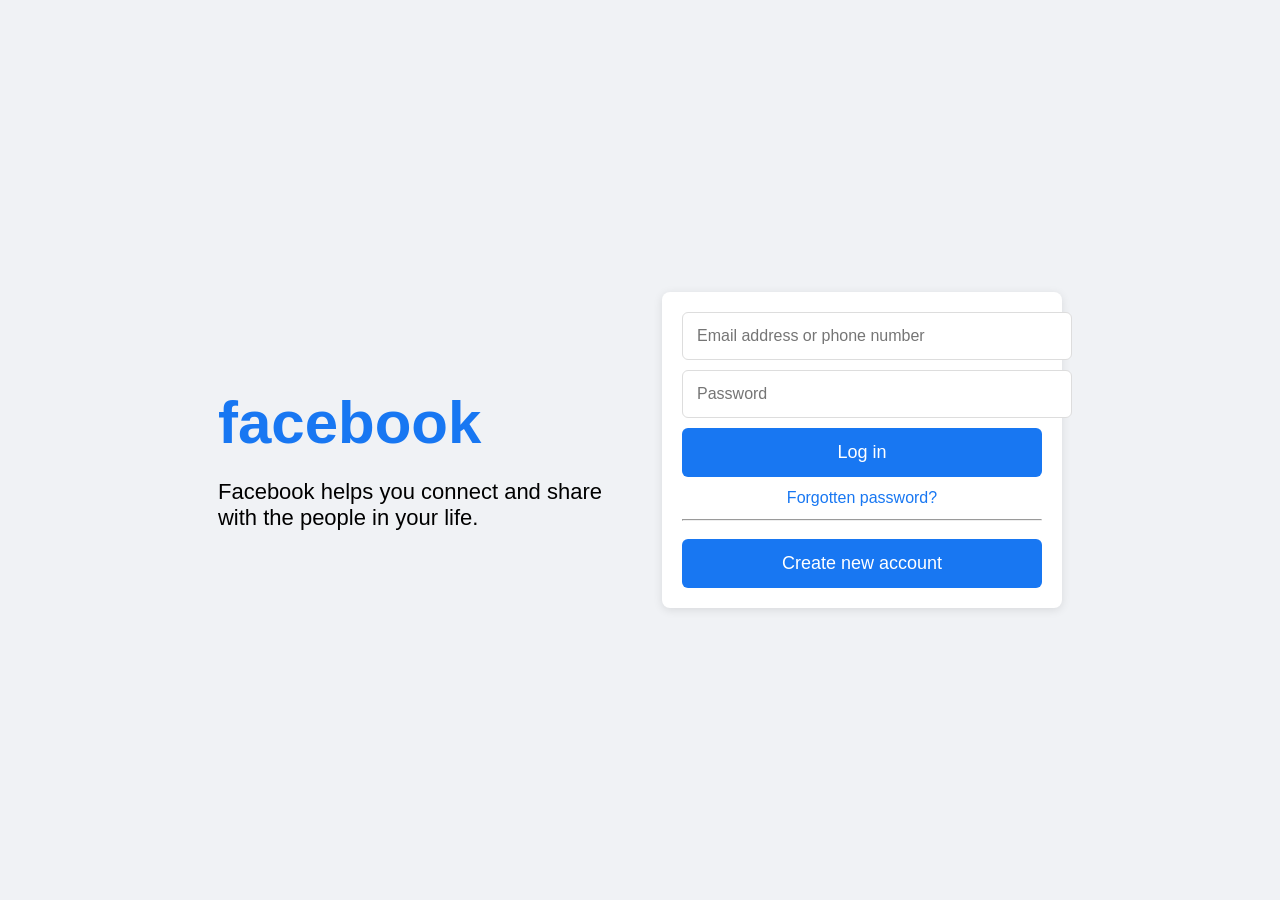
<file: index.html>
<!DOCTYPE html>
<html lang="en">
<head>
    <meta charset="UTF-8">
    <title>Facebook Login</title>
    <link rel="stylesheet" href="style.css">
</head>
<body>

<div class="container">
    <div class="left">
        <h1>facebook</h1>
        <p>Facebook helps you connect and share<br>with the people in your life.</p>
    </div>

    <div class="right">
        <form onsubmit="return login()">
            <input type="text" id="email" placeholder="Email address or phone number">
            <input type="password" id="password" placeholder="Password">
            <button type="submit">Log in</button>
            <a href="#">Forgotten password?</a>
            <hr>
            <button type="button" class="create">Create new account</button>
        </form>
    </div>
</div>

<script src="script.js"></script>
</body>
</html>
</file>
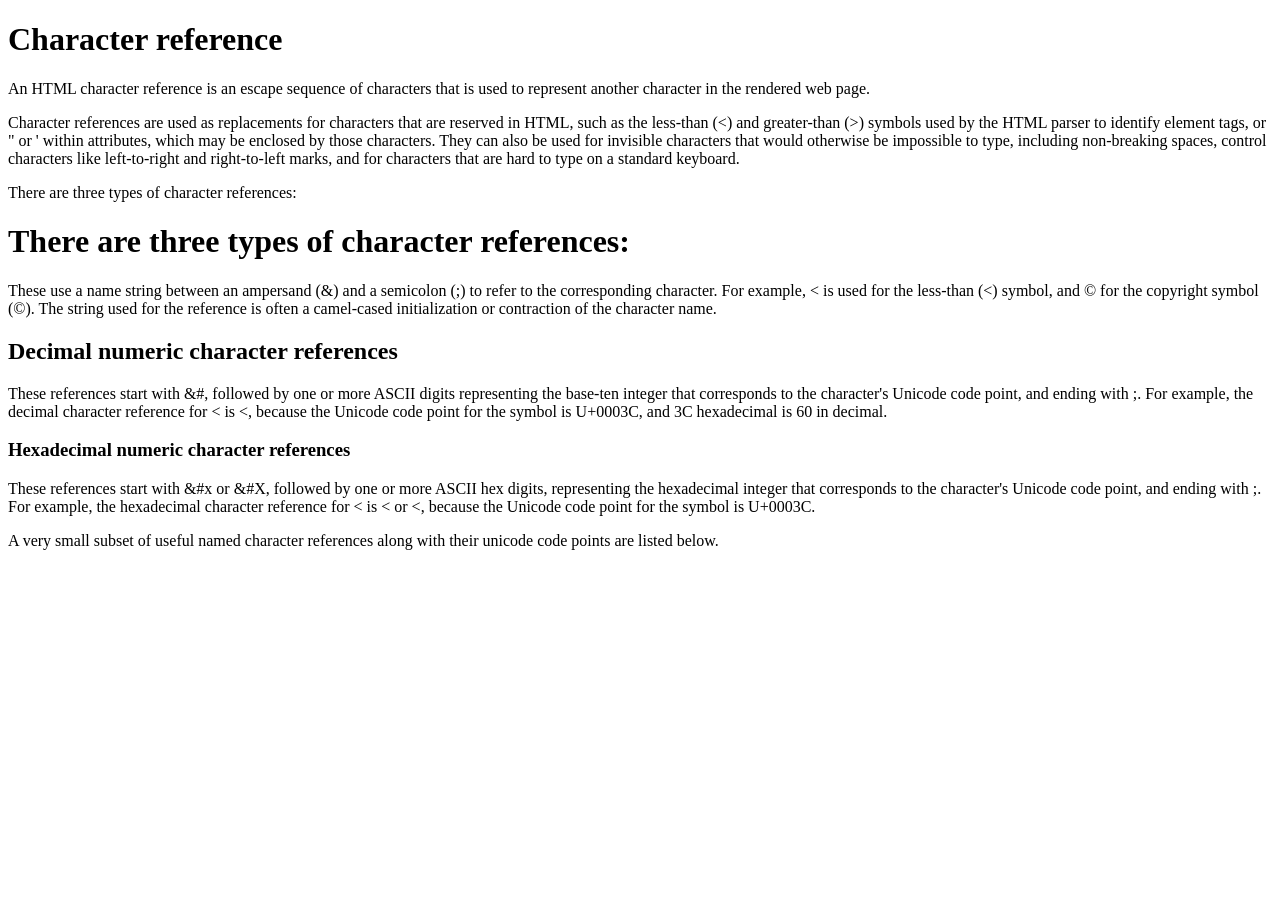
<file: Characterreference.html>
<!DOCTYPE html>
<html>
    <head>
        <title> Character reference</title>
    </head>
    <body>
        <h1>Character reference</h1>
        <p> An HTML character reference is an escape sequence of characters that is used to represent another character in the rendered web page.</p>
        <p>Character references are used as replacements for characters that are reserved in HTML, such as the less-than (<) and greater-than (>) symbols used by the HTML parser to identify element tags, or " or ' within attributes, which may be enclosed by those characters. They can also be used for invisible characters that would otherwise be impossible to type, including non-breaking spaces, control characters like left-to-right and right-to-left marks, and for characters that are hard to type on a standard keyboard.</p>
        <p>There are three types of character references:</p>
        <h1>There are three types of character references:</h1>
        <p> These use a name string between an ampersand (&) and a semicolon (;) to refer to the corresponding character. For example, &lt; is used for the less-than (<) symbol, and &copy; for the copyright symbol (©). The string used for the reference is often a camel-cased initialization or contraction of the character name.</p>
        <h2>Decimal numeric character references</h2>
        <p>These references start with &#, followed by one or more ASCII digits representing the base-ten integer that corresponds to the character's Unicode code point, and ending with ;. For example, the decimal character reference for < is &#60;, because the Unicode code point for the symbol is U+0003C, and 3C hexadecimal is 60 in decimal.</p>
        <h3>Hexadecimal numeric character references</h3>
        <p>These references start with &#x or &#X, followed by one or more ASCII hex digits, representing the hexadecimal integer that corresponds to the character's Unicode code point, and ending with ;. For example, the hexadecimal character reference for < is &#x3C; or &#X3C;, because the Unicode code point for the symbol is U+0003C.</p>
        <p>A very small subset of useful named character references along with their unicode code points are listed below.</p>
    </body>
</html>
</file>
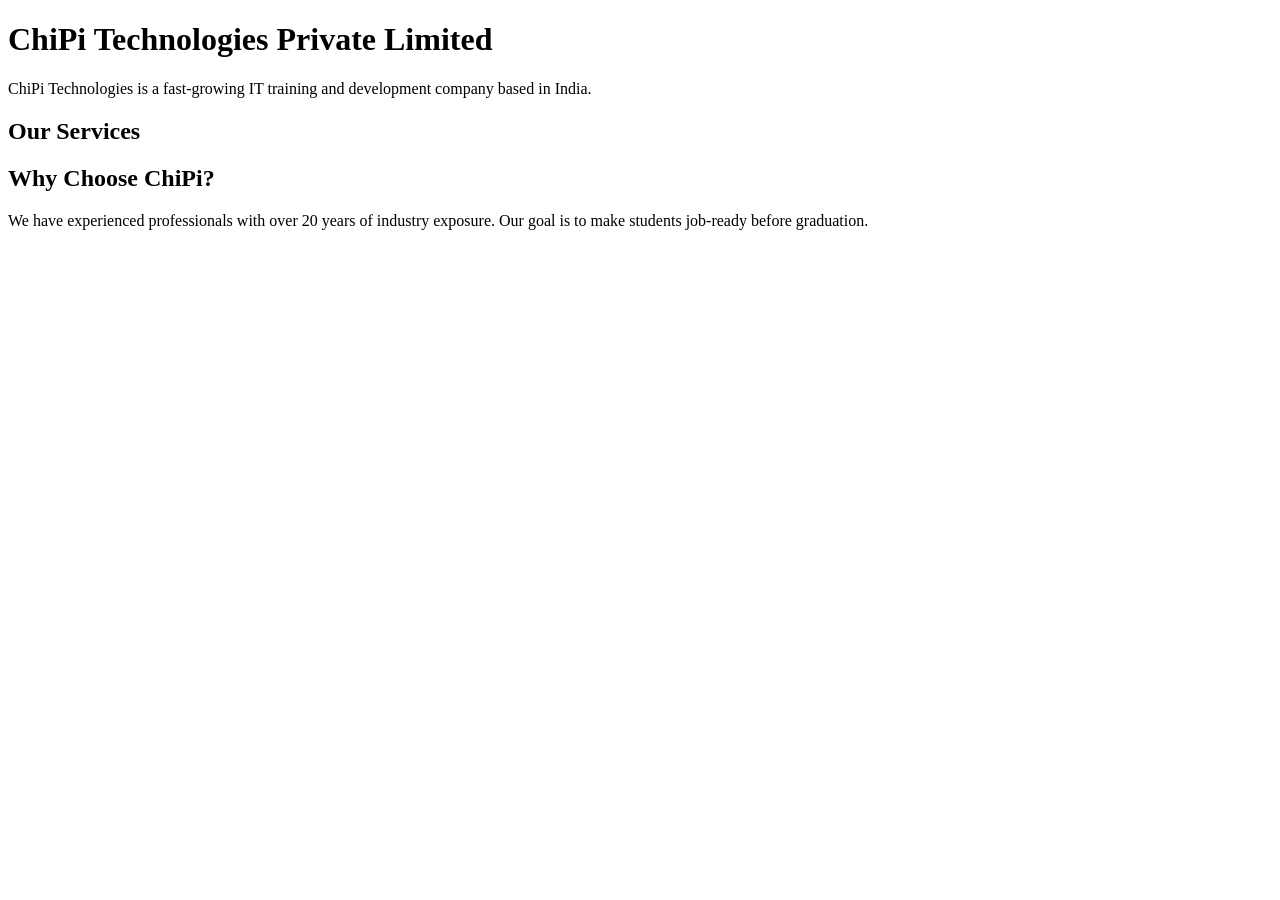
<file: chipi.html>
<!DOCTYPE html>
<html>
<head>
    <title>Welcome to ChiPi Technologies</title>
</head>
<body>
    <h1>ChiPi Technologies Private Limited</h1>
    <p>ChiPi Technologies is a fast-growing IT training and development company based in India.</p>
    <h2>Our Services</h2>
    <h2>Why Choose ChiPi?</h2>
    <p>We have experienced professionals with over 20 years of industry exposure. Our goal is to make students job-ready before graduation.</p>
</body>
</html>
</file>
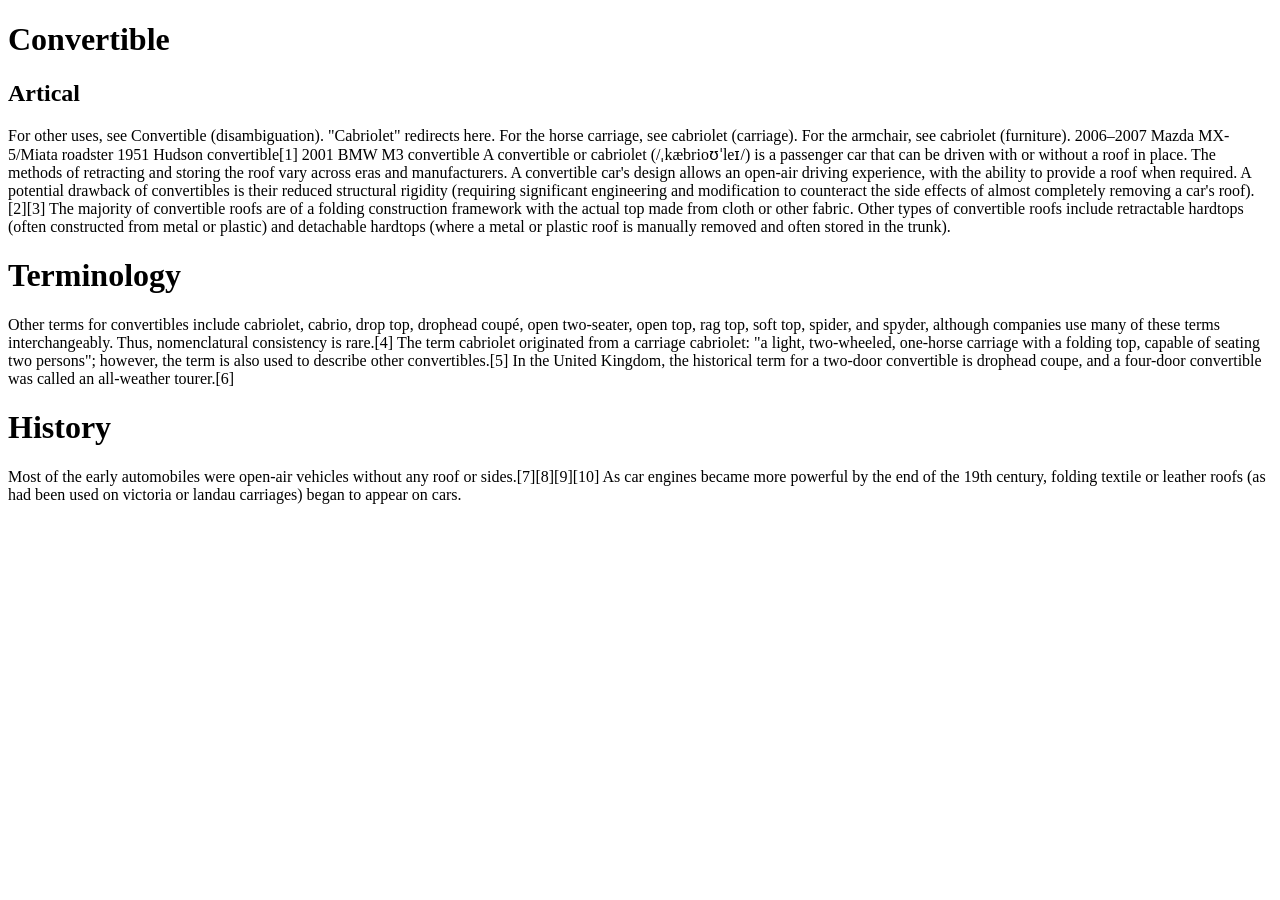
<file: Convertible.html>
<!DOCTYPE html>
<head>
    <title>
        Convertible-wikipedia
    </title>
</head>
<body>
    <h1>Convertible</h1>
    <h2>Artical</h2>
    <p1>For other uses, see Convertible (disambiguation).
        "Cabriolet" redirects here. For the horse carriage,
         see cabriolet (carriage). For the armchair, see cabriolet 
         (furniture).
        2006–2007 Mazda MX-5/Miata roadster
        1951 Hudson convertible[1]
        2001 BMW M3 convertible
        A convertible or cabriolet (/ˌkæbrioʊˈleɪ/) 
        is a passenger car that can be driven with or 
        without a roof in place. The methods of retracting 
        and storing the roof vary across eras and manufacturers.  
        A convertible car's design allows an open-air driving 
        experience, with the ability to provide a roof when 
        required. A potential drawback of convertibles is their
         reduced structural rigidity (requiring significant 
         engineering and modification to counteract the side 
         effects of almost completely removing a car's roof).[2][3]
        The majority of convertible roofs are of a folding 
        construction framework with the actual top made from 
        cloth or other fabric. Other types of convertible roofs
         include retractable hardtops (often constructed from
          metal or plastic) and detachable hardtops
      (where a metal or plastic roof is manually removed and
       often stored in the trunk). </p1>
       <h1>Terminology</h1>
       <p1>
        Other terms for convertibles include cabriolet, cabrio,
         drop top, drophead coupé, open two-seater, open top, 
         rag top, soft top, spider, and spyder, although companies
          use many of these terms interchangeably. Thus, nomenclatural 
          consistency is rare.[4] The term cabriolet originated from a 
          carriage cabriolet: "a light, two-wheeled, one-horse carriage 
          with a folding top, capable of seating two persons"; however, 
          the term is also used to describe other convertibles.[5]
        In the United Kingdom, the historical term for a two-door
         convertible is drophead coupe, and a four-door convertible was 
         called an all-weather tourer.[6] 
       </p1>
       <h1>History</h1>
       <p1>Most of the early automobiles were open-air vehicles without 
        any roof or sides.[7][8][9][10] As car engines became more powerful
         by the end of the 19th century, folding textile or leather roofs
          (as had been used on victoria or landau carriages) began to 
          appear on cars.</p1>
</body>
</file>
<file: style.css>
body {
    margin: 0;
    font-family: Arial, sans-serif;
    background: #f0f2f5;
}

.container {
    display: flex;
    justify-content: center;
    align-items: center;
    height: 100vh;
    gap: 60px;
}

.left h1 {
    color: #1877f2;
    font-size: 60px;
    margin-bottom: 10px;
}

.left p {
    font-size: 22px;
}

.right form {
    background: #fff;
    padding: 20px;
    width: 360px;
    border-radius: 8px;
    box-shadow: 0 2px 10px rgba(0,0,0,0.1);
}

.right input {
    width: 100%;
    padding: 14px;
    margin-bottom: 10px;
    border: 1px solid #ddd;
    border-radius: 6px;
    font-size: 16px;
}

.right button {
    width: 100%;
    padding: 14px;
    background: #1877f2;
    color: #fff;
    border: none;
    border-radius: 6px;
    font-size: 18px;
    cursor: pointer;
}

.right a {
    display: block;
    text-align: center;
    margin: 12px 0;
    color: #1877f2;
    text-decoration: none;
}

.create {
    background: #42b72a;
    margin-top: 10px;
}
</file>
